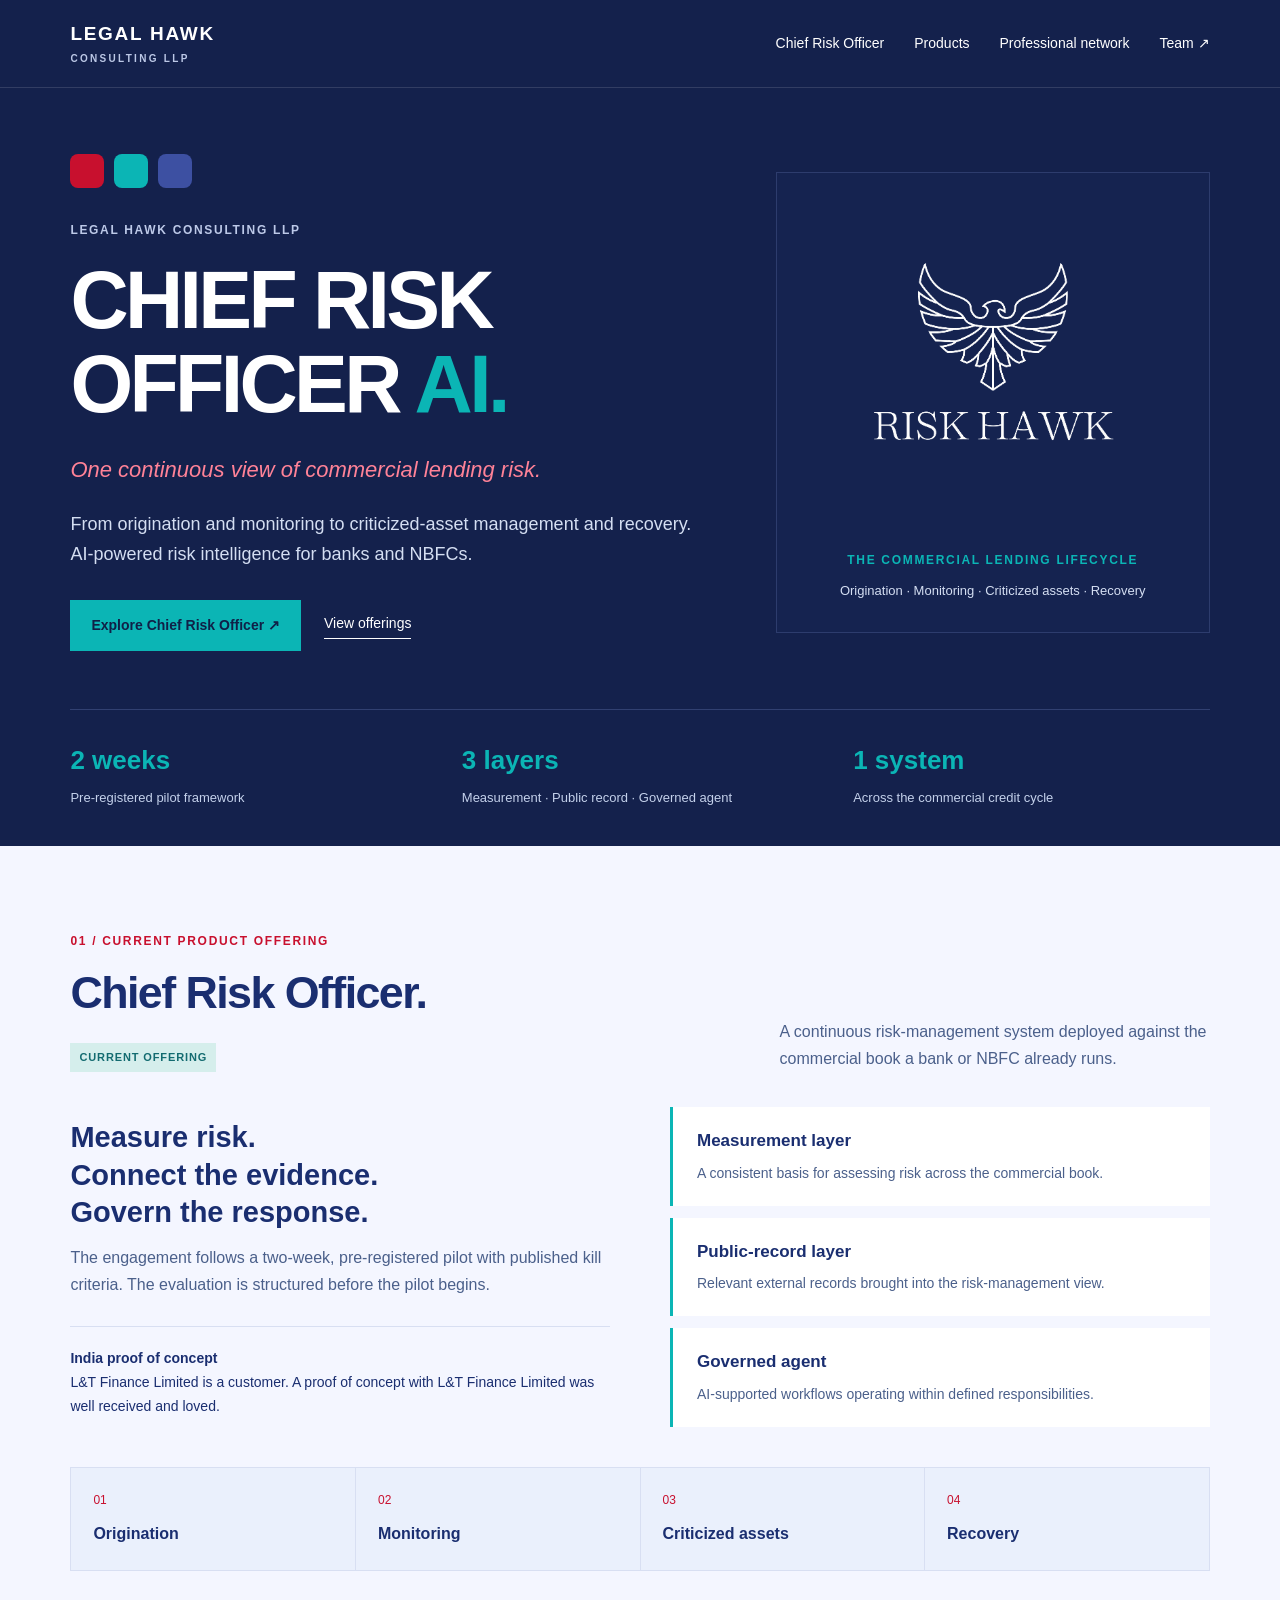
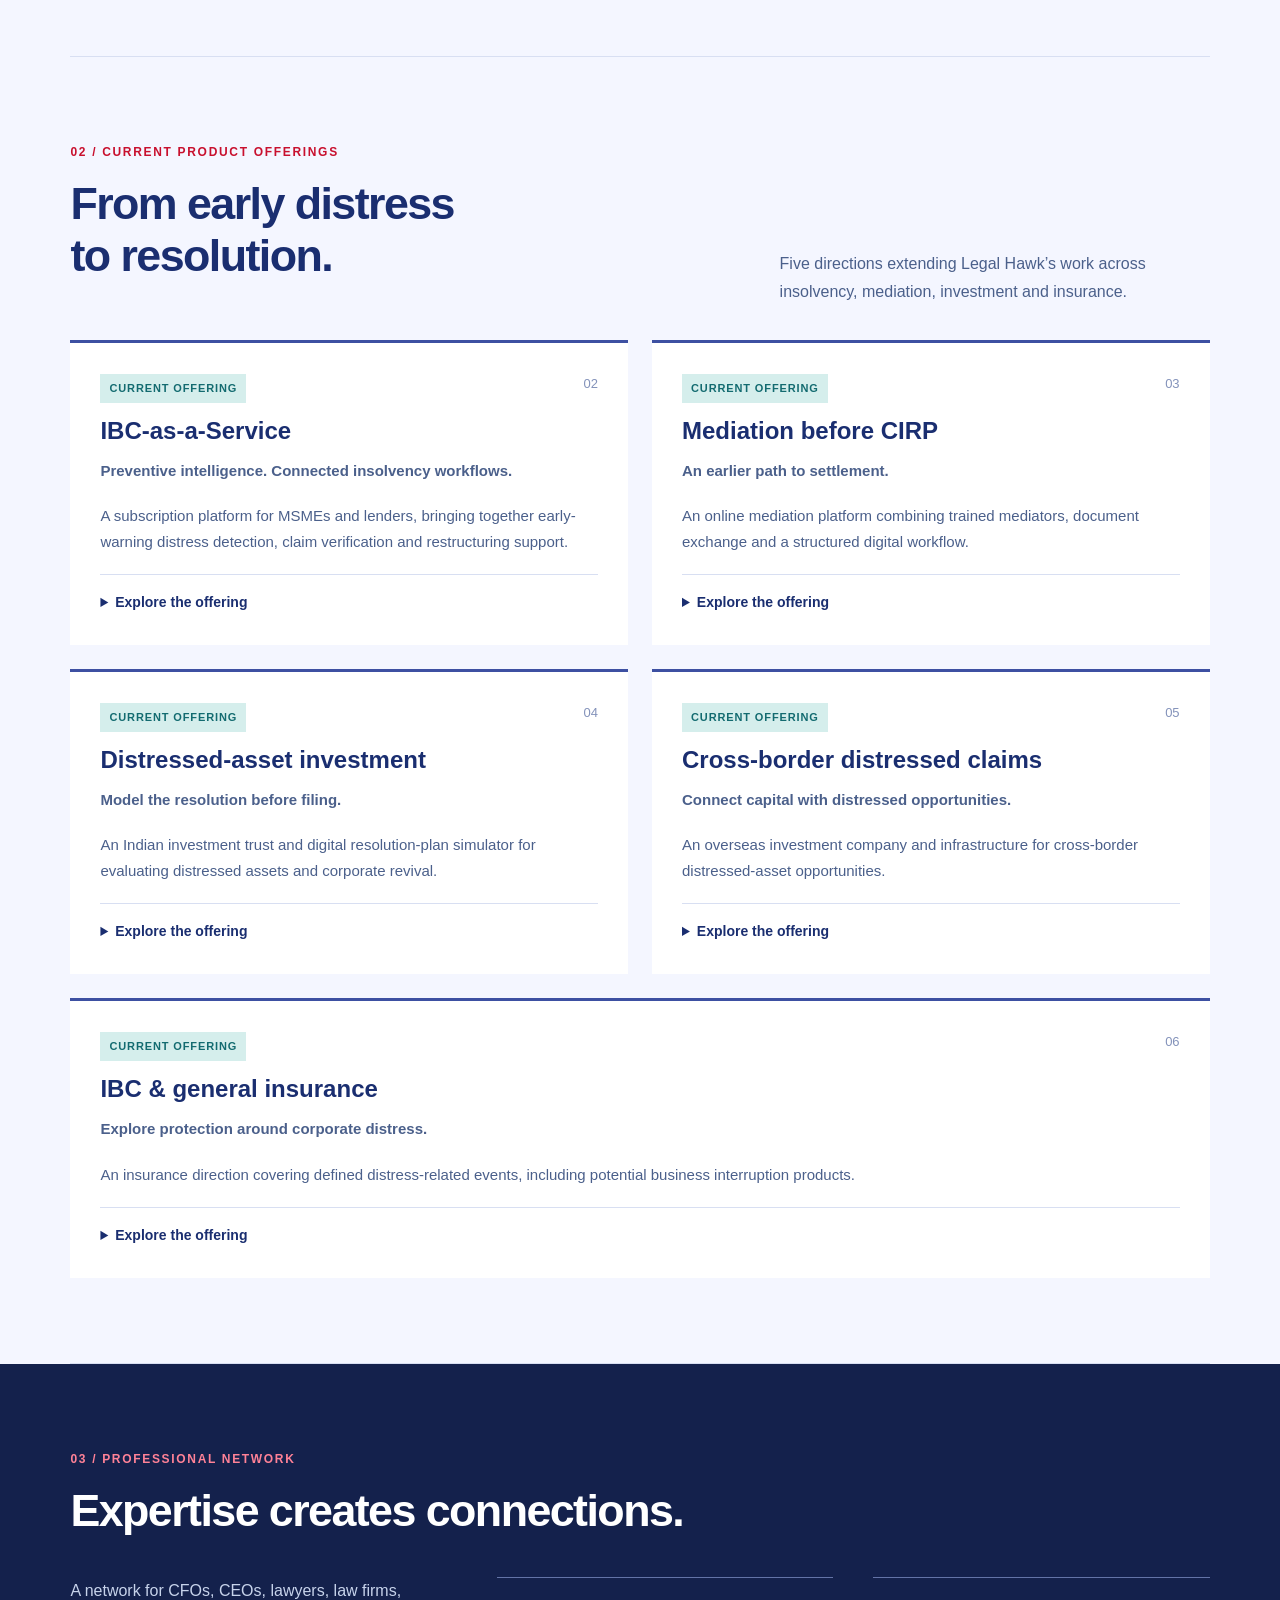
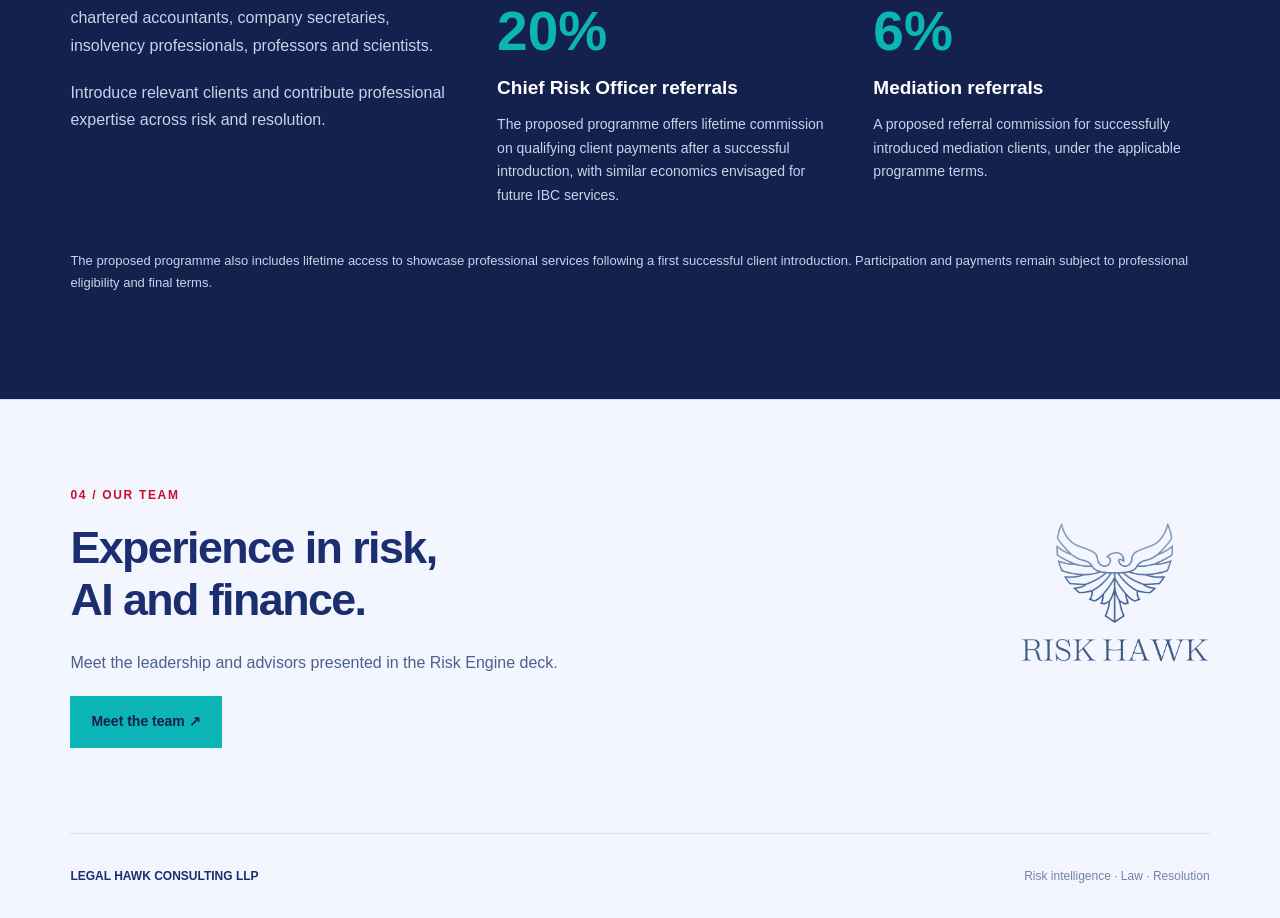
<file: index.html>
<!doctype html><html lang="en"><head><meta charset="utf-8"><meta name="viewport" content="width=device-width,initial-scale=1"><title>Chief Risk Officer & Products | Legal Hawk Consulting LLP</title><meta name="description" content="Legal Hawk: commercial lending risk intelligence and future products across insolvency, mediation and distressed assets."><link rel="stylesheet" href="style.css"><link rel="icon" href="data:image/svg+xml,%3Csvg xmlns='http://www.w3.org/2000/svg' viewBox='0 0 32 32'%3E%3Crect width='32' height='32' rx='5' fill='%2314214c'/%3E%3Ctext x='7' y='24' fill='%230bb5b5' font-family='Arial' font-size='24' font-weight='bold'%3EL%3C/text%3E%3C/svg%3E"></head><body><header><a class="brand" href="index.html">LEGAL HAWK<small>CONSULTING LLP</small></a><nav aria-label="Main navigation"><a href="index.html#cro">Chief Risk Officer</a><a href="index.html#products">Products</a><a href="index.html#network">Professional network</a><a href="team.html" >Team ↗</a></nav></header><main><section class="hero"><div class="wrap"><div class="hero-inner"><div><div class="chips" aria-hidden="true"><i></i><i></i><i></i></div><div class="eyebrow">Legal Hawk Consulting LLP</div><h1>CHIEF RISK<br>OFFICER<span> AI.</span></h1><p class="lead">One continuous view of commercial lending risk.</p><p>From origination and monitoring to criticized-asset management and recovery. AI-powered risk intelligence for banks and NBFCs.</p><div class="actions"><a class="btn" href="#cro">Explore Chief Risk Officer ↗</a><a class="link" href="#products">View offerings</a></div></div><div class="hero-art"><img src="assets/risk-hawk-white.webp" alt="Risk Hawk emblem from the source deck"><div class="eyebrow">The commercial lending lifecycle</div><p>Origination · Monitoring · Criticized assets · Recovery</p></div></div><div class="strip"><div><b>2 weeks</b><span>Pre-registered pilot framework</span></div><div><b>3 layers</b><span>Measurement · Public record · Governed agent</span></div><div><b>1 system</b><span>Across the commercial credit cycle</span></div></div></section><div class="wrap"><section class="section" id="cro"><div class="section-head"><div><div class="eyebrow">01 / Current product offering</div><h2>Chief Risk Officer.</h2><span class="status current">CURRENT OFFERING</span></div><p>A continuous risk-management system deployed against the commercial book a bank or NBFC already runs.</p></div><div class="product-main"><div><h3>Measure risk.<br>Connect the evidence.<br>Govern the response.</h3><p>The engagement follows a two-week, pre-registered pilot with published kill criteria. The evaluation is structured before the pilot begins.</p><div class="evidence"><b>India proof of concept</b><br>L&amp;T Finance Limited is a customer. A proof of concept with L&amp;T Finance Limited was well received and loved.</div></div><div class="layers"><div class="layer"><b>Measurement layer</b><p>A consistent basis for assessing risk across the commercial book.</p></div><div class="layer"><b>Public-record layer</b><p>Relevant external records brought into the risk-management view.</p></div><div class="layer"><b>Governed agent</b><p>AI-supported workflows operating within defined responsibilities.</p></div></div></div><div class="workflow"><div><span>01</span><b>Origination</b></div><div><span>02</span><b>Monitoring</b></div><div><span>03</span><b>Criticized assets</b></div><div><span>04</span><b>Recovery</b></div></div></section><section class="section" id="products"><div class="section-head"><div><div class="eyebrow">02 / Current product offerings</div><h2>From early distress<br>to resolution.</h2></div><p>Five directions extending Legal Hawk’s work across insolvency, mediation, investment and insurance.</p></div><div class="product-grid"><article class="product-card"><span class="status current">CURRENT OFFERING</span><span class="num">02</span><h3>IBC-as-a-Service</h3><p><b>Preventive intelligence. Connected insolvency workflows.</b></p><p>A subscription platform for MSMEs and lenders, bringing together early-warning distress detection, claim verification and restructuring support.</p><details><summary>Explore the offering</summary><ul><li>Analyze GST filings, banking transaction patterns, legal cum tax filings &amp; individual data for potential distress signals.</li><li>Support online demand notices, claims and limitation alerts.</li><li>Explore cryptographic claim verification and time-stamped CoC voting.</li><li>Bring satellite imagery, drone surveys and IoT asset monitoring into RP and creditor workflows.</li></ul></details></article><article class="product-card"><span class="status current">CURRENT OFFERING</span><span class="num">03</span><h3>Mediation before CIRP</h3><p><b>An earlier path to settlement.</b></p><p>An online mediation platform combining trained mediators, document exchange and a structured digital workflow.</p><details><summary>Explore the offering</summary><ul><li>Work toward a 30-day online settlement process where appropriate; outcomes depend on the parties.</li><li>Develop a panel spanning law, finance, AI and sales.</li><li>Build an educational library of 60–80 Indian insolvency case stories to help explain the costs of delayed resolution.</li></ul></details></article><article class="product-card"><span class="status current">CURRENT OFFERING</span><span class="num">04</span><h3>Distressed-asset investment</h3><p><b>Model the resolution before filing.</b></p><p>An Indian investment trust and digital resolution-plan simulator for evaluating distressed assets and corporate revival.</p><details><summary>Explore the offering</summary><ul><li>Create a digital twin of a debtor’s balance sheet and operations.</li><li>Compare resolution plans, creditor waterfalls and changing market assumptions.</li><li>Support resolution professionals, applicants and creditor committees with clearer scenario analysis.</li></ul></details></article><article class="product-card"><span class="status current">CURRENT OFFERING</span><span class="num">05</span><h3>Cross-border distressed claims</h3><p><b>Connect capital with distressed opportunities.</b></p><p>An overseas investment company and infrastructure for cross-border distressed-asset opportunities.</p><details><summary>Explore the offering</summary><ul><li>Explore a market for admitted claims and creditor rights, including tokenization concepts.</li><li>Coordinate foreign representatives, virtual hearings and cross-jurisdiction asset tracing.</li><li>Develop acquisitions around a global investment strategy.</li></ul></details></article><article class="product-card"><span class="status current">CURRENT OFFERING</span><span class="num">06</span><h3>IBC & general insurance</h3><p><b>Explore protection around corporate distress.</b></p><p>An insurance direction covering defined distress-related events, including potential business interruption products.</p><details><summary>Explore the offering</summary><ul><li>Develop products with a suitable global insurance partner.</li><li>Bring together actuarial, insurance, finance, legal and technology expertise.</li><li>Define the offering, distribution approach and commercial framework with the prospective partner.</li></ul></details></article></div></section></div><section class="section referral" id="network"><div class="wrap"><div class="eyebrow">03 / Professional network</div><h2>Expertise creates connections.</h2><div class="ref-grid"><div><p>A network for CFOs, CEOs, lawyers, law firms, chartered accountants, company secretaries, insolvency professionals, professors and scientists.</p><p>Introduce relevant clients and contribute professional expertise across risk and resolution.</p></div><div class="reward"><strong>20%</strong><h3>Chief Risk Officer referrals</h3><p>The proposed programme offers lifetime commission on qualifying client payments after a successful introduction, with similar economics envisaged for future IBC services.</p></div><div class="reward"><strong>6%</strong><h3>Mediation referrals</h3><p>A proposed referral commission for successfully introduced mediation clients, under the applicable programme terms.</p></div></div><p class="note">The proposed programme also includes lifetime access to showcase professional services following a first successful client introduction. Participation and payments remain subject to professional eligibility and final terms.</p></div></section><div class="wrap"><section class="section team-banner"><div><div class="eyebrow">04 / Our team</div><h2>Experience in risk,<br>AI and finance.</h2><p>Meet the leadership and advisors presented in the Risk Engine deck.</p><a class="btn" href="team.html">Meet the team ↗</a></div><img src="assets/risk-hawk-blue.webp" alt="Risk Hawk emblem"></section></div></main><div class="wrap"><footer><b>LEGAL HAWK CONSULTING LLP</b><span>Risk intelligence · Law · Resolution</span></footer></div></body></html>
</file>
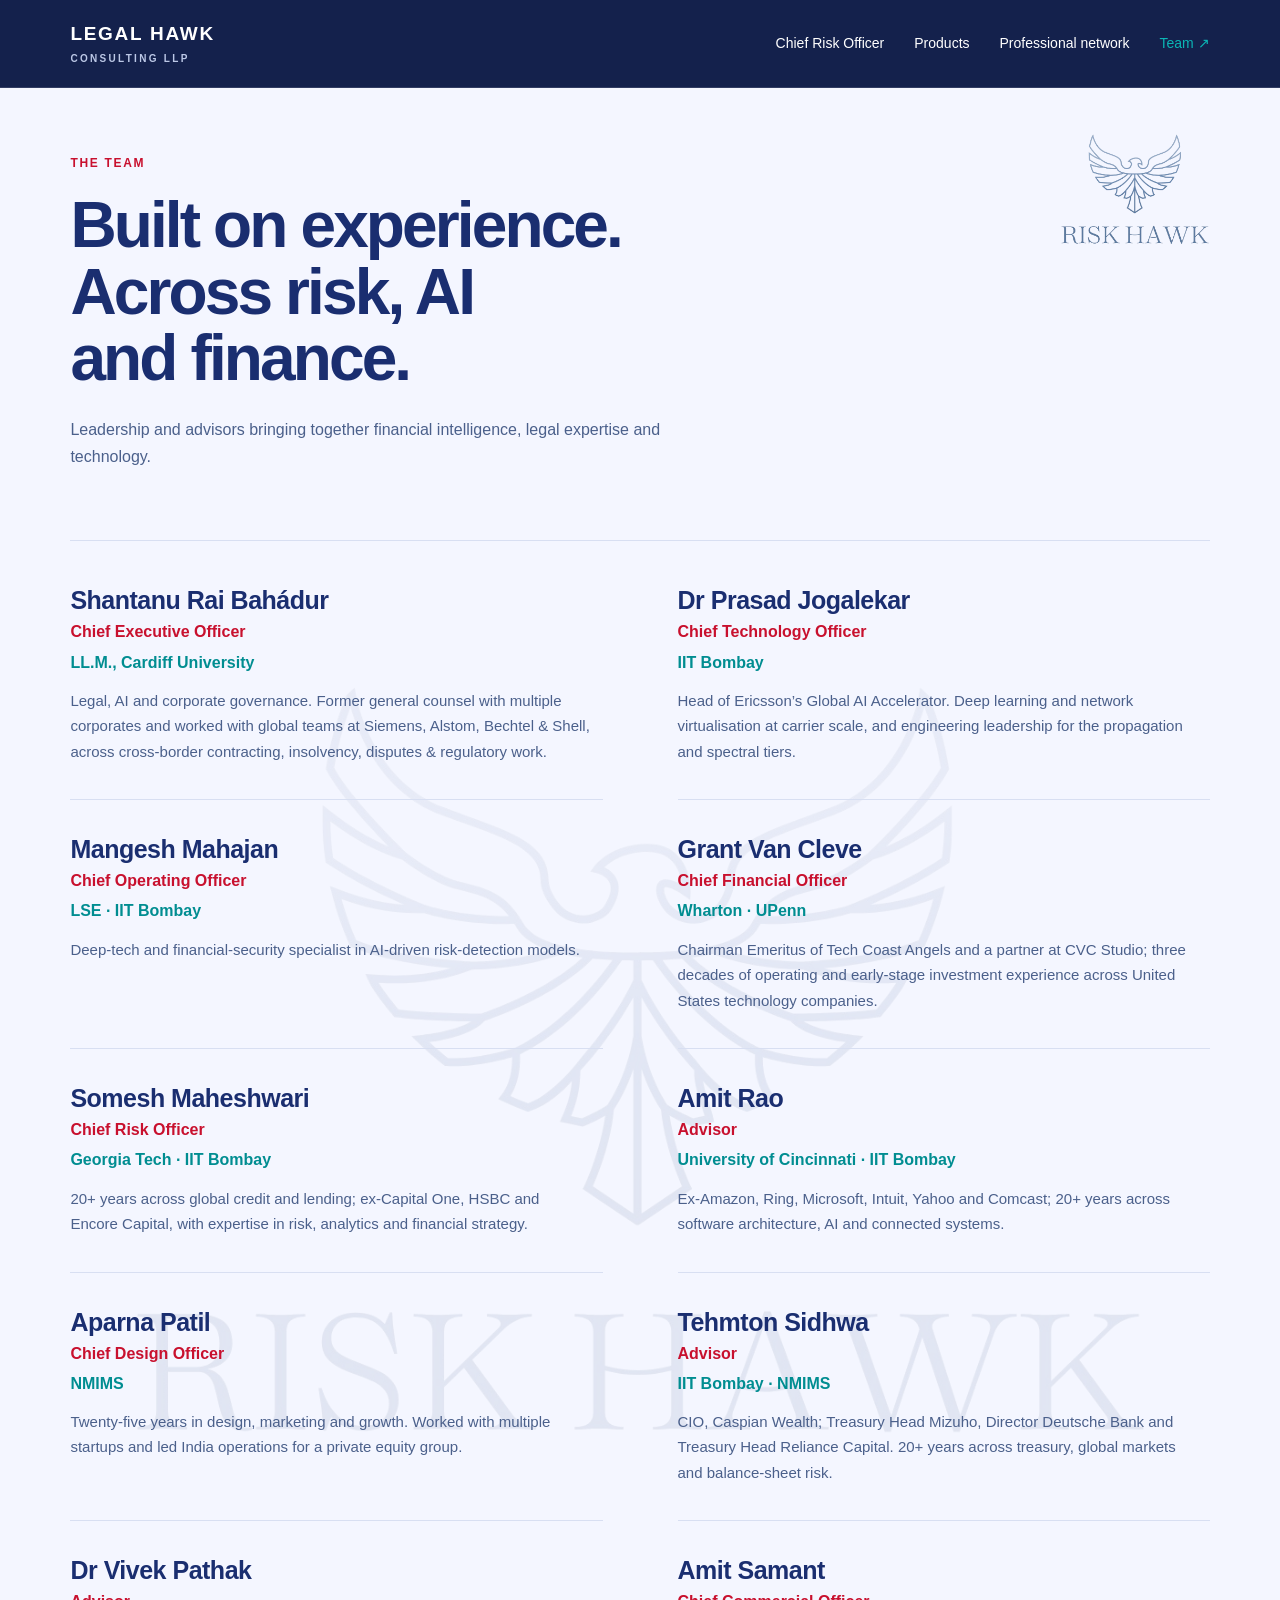
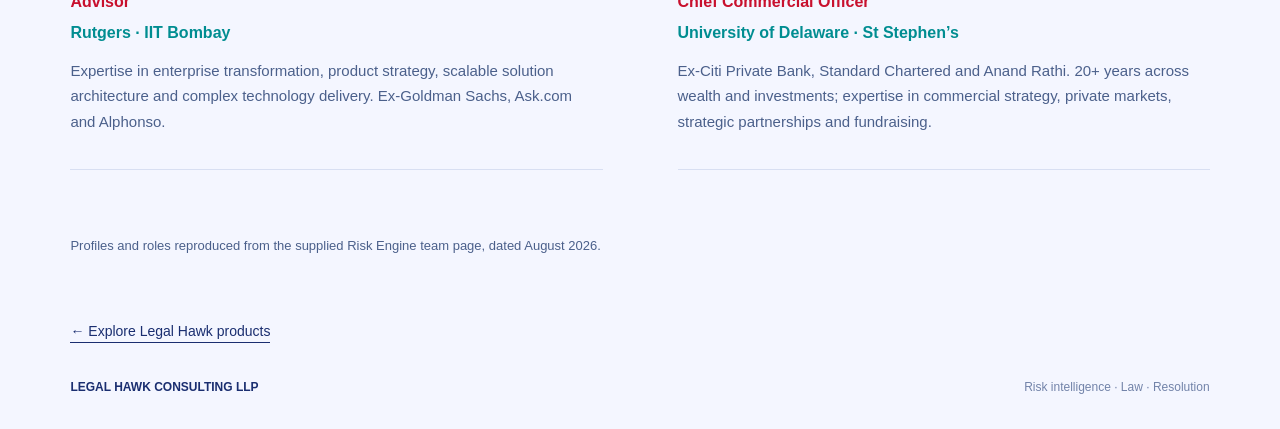
<file: team.html>
<!doctype html><html lang="en"><head><meta charset="utf-8"><meta name="viewport" content="width=device-width,initial-scale=1"><title>Our Team | Legal Hawk Consulting LLP</title><meta name="description" content="Legal Hawk: commercial lending risk intelligence and future products across insolvency, mediation and distressed assets."><link rel="stylesheet" href="style.css"><link rel="icon" href="data:image/svg+xml,%3Csvg xmlns='http://www.w3.org/2000/svg' viewBox='0 0 32 32'%3E%3Crect width='32' height='32' rx='5' fill='%2314214c'/%3E%3Ctext x='7' y='24' fill='%230bb5b5' font-family='Arial' font-size='24' font-weight='bold'%3EL%3C/text%3E%3C/svg%3E"></head><body><header><a class="brand" href="index.html">LEGAL HAWK<small>CONSULTING LLP</small></a><nav aria-label="Main navigation"><a href="index.html#cro">Chief Risk Officer</a><a href="index.html#products">Products</a><a href="index.html#network">Professional network</a><a href="team.html" aria-current="page">Team ↗</a></nav></header><main><div class="wrap"><section class="team-hero"><div class="eyebrow">The team</div><h1>Built on experience.<br>Across risk, AI<br>and finance.</h1><p>Leadership and advisors bringing together financial intelligence, legal expertise and technology.</p><img src="assets/risk-hawk-blue.webp" alt="Risk Hawk emblem"></section><section class="team-grid" aria-label="Leadership and advisors"><article class="person"><h2>Shantanu Rai Bahádur</h2><div class="role">Chief Executive Officer</div><div class="education">LL.M., Cardiff University</div><p>Legal, AI and corporate governance. Former general counsel with multiple corporates and worked with global teams at Siemens, Alstom, Bechtel &amp; Shell, across cross-border contracting, insolvency, disputes &amp; regulatory work.</p></article><article class="person"><h2>Dr Prasad Jogalekar</h2><div class="role">Chief Technology Officer</div><div class="education">IIT Bombay</div><p>Head of Ericsson’s Global AI Accelerator. Deep learning and network virtualisation at carrier scale, and engineering leadership for the propagation and spectral tiers.</p></article><article class="person"><h2>Mangesh Mahajan</h2><div class="role">Chief Operating Officer</div><div class="education">LSE · IIT Bombay</div><p>Deep-tech and financial-security specialist in AI-driven risk-detection models.</p></article><article class="person"><h2>Grant Van Cleve</h2><div class="role">Chief Financial Officer</div><div class="education">Wharton · UPenn</div><p>Chairman Emeritus of Tech Coast Angels and a partner at CVC Studio; three decades of operating and early-stage investment experience across United States technology companies.</p></article><article class="person"><h2>Somesh Maheshwari</h2><div class="role">Chief Risk Officer</div><div class="education">Georgia Tech · IIT Bombay</div><p>20+ years across global credit and lending; ex-Capital One, HSBC and Encore Capital, with expertise in risk, analytics and financial strategy.</p></article><article class="person"><h2>Amit Rao</h2><div class="role">Advisor</div><div class="education">University of Cincinnati · IIT Bombay</div><p>Ex-Amazon, Ring, Microsoft, Intuit, Yahoo and Comcast; 20+ years across software architecture, AI and connected systems.</p></article><article class="person"><h2>Aparna Patil</h2><div class="role">Chief Design Officer</div><div class="education">NMIMS</div><p>Twenty-five years in design, marketing and growth. Worked with multiple startups and led India operations for a private equity group.</p></article><article class="person"><h2>Tehmton Sidhwa</h2><div class="role">Advisor</div><div class="education">IIT Bombay · NMIMS</div><p>CIO, Caspian Wealth; Treasury Head Mizuho, Director Deutsche Bank and Treasury Head Reliance Capital. 20+ years across treasury, global markets and balance-sheet risk.</p></article><article class="person"><h2>Dr Vivek Pathak</h2><div class="role">Advisor</div><div class="education">Rutgers · IIT Bombay</div><p>Expertise in enterprise transformation, product strategy, scalable solution architecture and complex technology delivery. Ex-Goldman Sachs, Ask.com and Alphonso.</p></article><article class="person"><h2>Amit Samant</h2><div class="role">Chief Commercial Officer</div><div class="education">University of Delaware · St Stephen’s</div><p>Ex-Citi Private Bank, Standard Chartered and Anand Rathi. 20+ years across wealth and investments; expertise in commercial strategy, private markets, strategic partnerships and fundraising.</p></article></section><p class="team-foot">Profiles and roles reproduced from the supplied Risk Engine team page, dated August 2026.</p><a class="link" href="index.html">← Explore Legal Hawk products</a></div></main><div class="wrap"><footer><b>LEGAL HAWK CONSULTING LLP</b><span>Risk intelligence · Law · Resolution</span></footer></div></body></html>
</file>
<file: style.css>
:root{--navy:#14214c;--ink:#1a2e70;--teal:#0bb5b5;--red:#c8102e;--blue:#3d50a2;--pale:#f4f6ff;--line:#d8dff2;--body:#4b608b}*{box-sizing:border-box}html{scroll-behavior:smooth;scroll-padding-top:95px}body{margin:0;font:16px/1.7 Arial,sans-serif;color:var(--ink);background:var(--pale)}a{color:inherit;text-decoration:none}button{font:inherit}header{height:88px;padding:0 5.5%;display:flex;align-items:center;justify-content:space-between;border-bottom:1px solid #ffffff20;background:var(--navy);color:white;gap:25px}.brand{font-size:19px;font-weight:700;letter-spacing:.09em;line-height:1.25}.brand small{display:block;font-size:10px;letter-spacing:.23em;margin-top:7px;color:#bcc8e6}nav{display:flex;gap:30px;font-size:14px}nav a:hover,nav a[aria-current]{color:var(--teal)}.wrap{width:min(1230px,89%);margin:auto}.hero{background:var(--navy);color:white;overflow:hidden}.hero-inner{padding:66px 0 58px;display:grid;grid-template-columns:1.5fr 1fr;gap:55px;align-items:center}.chips{display:flex;gap:10px;margin-bottom:32px}.chips i{height:34px;width:34px;border-radius:8px;background:var(--red)}.chips i:nth-child(2){background:var(--teal)}.chips i:nth-child(3){background:var(--blue)}.eyebrow{font-size:12px;font-weight:700;letter-spacing:.14em;text-transform:uppercase;color:var(--red)}.hero .eyebrow{color:#bdc9e8}h1{font-size:clamp(48px,6.3vw,83px);line-height:1.04;letter-spacing:-.045em;margin:19px 0 24px}h1 span{color:var(--teal)}h2{font-size:clamp(32px,3.5vw,48px);line-height:1.16;letter-spacing:-.035em;margin:16px 0 23px}h3{font-size:24px;line-height:1.3;margin:12px 0}p{color:var(--body);margin:0 0 20px}.hero p{color:#d4def2;max-width:640px;font-size:18px}.hero .lead{font-size:22px;color:#ff8297;font-style:italic}.hero-art{text-align:center;border:1px solid #52639a66;padding:25px 25px 30px;background:#1b2c602f;position:relative}.hero-art img{display:block;width:100%;margin:-20px auto -10px}.hero-art .eyebrow{color:var(--teal)}.hero-art p{font-size:13px;margin:10px 0 0}.actions{display:flex;gap:23px;align-items:center;flex-wrap:wrap;margin-top:30px}.btn{background:var(--teal);color:#102047;padding:14px 21px;display:inline-block;font-weight:700;font-size:14px}.link{font-size:14px;border-bottom:1px solid currentColor;padding-bottom:3px}.strip{display:grid;grid-template-columns:repeat(3,1fr);border-top:1px solid #52639a77;padding:28px 0 36px;gap:35px}.strip b{display:block;color:var(--teal);font-size:26px}.strip span{font-size:13px;color:#c4d1eb}.section{padding:85px 0;border-bottom:1px solid var(--line)}.section-head{display:flex;justify-content:space-between;align-items:end;gap:50px;margin-bottom:35px}.section-head p{max-width:430px;margin:0}.status{display:inline-block;background:#e1e8fa;color:var(--ink);font-size:11px;letter-spacing:.08em;padding:5px 9px;font-weight:700}.status.current{background:#d5eeec;color:#136b70}.product-main{display:grid;grid-template-columns:1fr 1fr;gap:60px}.product-main h3{font-size:29px}.layers{display:grid;gap:12px}.layer{background:white;border-left:3px solid var(--teal);padding:20px 24px}.layer b{font-size:17px}.layer p{font-size:14px;margin:6px 0 0}.workflow{display:grid;grid-template-columns:repeat(4,1fr);margin:40px 0 0;gap:1px;background:var(--line);border:1px solid var(--line)}.workflow div{background:#eaf0fc;padding:22px}.workflow span{display:block;font-size:12px;color:var(--red);margin-bottom:10px}.evidence{margin-top:28px;border-top:1px solid var(--line);padding-top:20px;font-size:14px}.evidence b{color:var(--ink)}.product-grid{display:grid;grid-template-columns:repeat(2,1fr);gap:24px}.product-card{padding:30px;background:white;border-top:3px solid var(--blue)}.product-card:last-child{grid-column:1/-1}.product-card .num{float:right;color:#8392ba;font-size:13px}.product-card p{font-size:15px}.product-card details{border-top:1px solid var(--line);padding-top:16px;margin-top:20px}.product-card summary{cursor:pointer;font-size:14px;font-weight:700}.product-card ul{font-size:14px;color:var(--body);padding-left:20px;line-height:1.85}.note{font-size:13px;color:#60749e;margin-top:22px}.referral{background:var(--navy);color:white}.referral p{color:#c7d3eb}.referral .eyebrow{color:#ff8297}.ref-grid{display:grid;grid-template-columns:1.15fr 1fr 1fr;gap:40px;margin-top:40px}.reward{border-top:1px solid #6373a6;padding-top:20px}.reward strong{font-size:55px;line-height:1.2;color:var(--teal)}.reward h3{font-size:19px}.reward p{font-size:14px}.team-banner{display:flex;align-items:center;justify-content:space-between;gap:40px}.team-banner img{width:190px;height:190px;object-fit:contain}.team-hero{padding:65px 0 50px;border-bottom:1px solid var(--line);position:relative}.team-hero h1{font-size:clamp(40px,5vw,64px);max-width:850px}.team-hero p{max-width:650px}.team-hero img{position:absolute;right:0;top:45px;width:150px;opacity:.8}.team-grid{display:grid;grid-template-columns:1fr 1fr;gap:0 75px;position:relative;padding:10px 0 65px}.team-grid:before{content:'';position:absolute;inset:0;background:url('assets/hawk-watermark.webp') center/90% auto no-repeat;pointer-events:none}.person{position:relative;padding:35px 0;border-bottom:1px solid var(--line)}.person h2{font-size:25px;letter-spacing:-.02em;margin:0 0 3px}.role{color:var(--red);font-weight:700}.education{color:#008d91;font-weight:700;margin:3px 0 12px}.person p{font-size:15px;max-width:520px;margin:0}.team-foot{font-size:13px;padding-bottom:40px}footer{padding:32px 0;font-size:12px;display:flex;justify-content:space-between;gap:20px;color:#7283a9}footer b{color:var(--ink)}a:focus-visible,summary:focus-visible{outline:3px solid var(--teal);outline-offset:6px}@media(max-width:800px){header{height:auto;min-height:85px;padding:18px 5.5%;flex-wrap:wrap}nav{gap:20px;font-size:13px}.hero-inner{grid-template-columns:1fr;gap:30px;padding-top:40px}.hero-art{max-width:380px;width:100%;margin:auto}.hero-art img{width:260px}.section{padding:55px 0}.section-head{display:block}.section-head p{margin-top:20px}.product-main{grid-template-columns:1fr;gap:25px}.ref-grid{grid-template-columns:1fr 1fr}.ref-grid>div:first-child{grid-column:1/-1}.team-grid{gap:0 35px}.team-hero img{display:none}.strip{gap:18px}.strip b{font-size:22px}}@media(max-width:520px){h1{font-size:49px}.hero p{font-size:16px}.hero .lead{font-size:19px}.strip{grid-template-columns:1fr;gap:13px}.strip b{display:inline;margin-right:12px;font-size:21px}.product-grid,.team-grid,.ref-grid{grid-template-columns:1fr}.product-card{padding:23px}.workflow{grid-template-columns:1fr 1fr}.team-banner img{display:none}.team-banner{display:block}.team-grid:before{background-size:150%}.reward strong{font-size:46px}footer{display:block}footer b,footer span{display:block}.brand{font-size:17px}}@media(prefers-reduced-motion:reduce){html{scroll-behavior:auto}}
</file>
